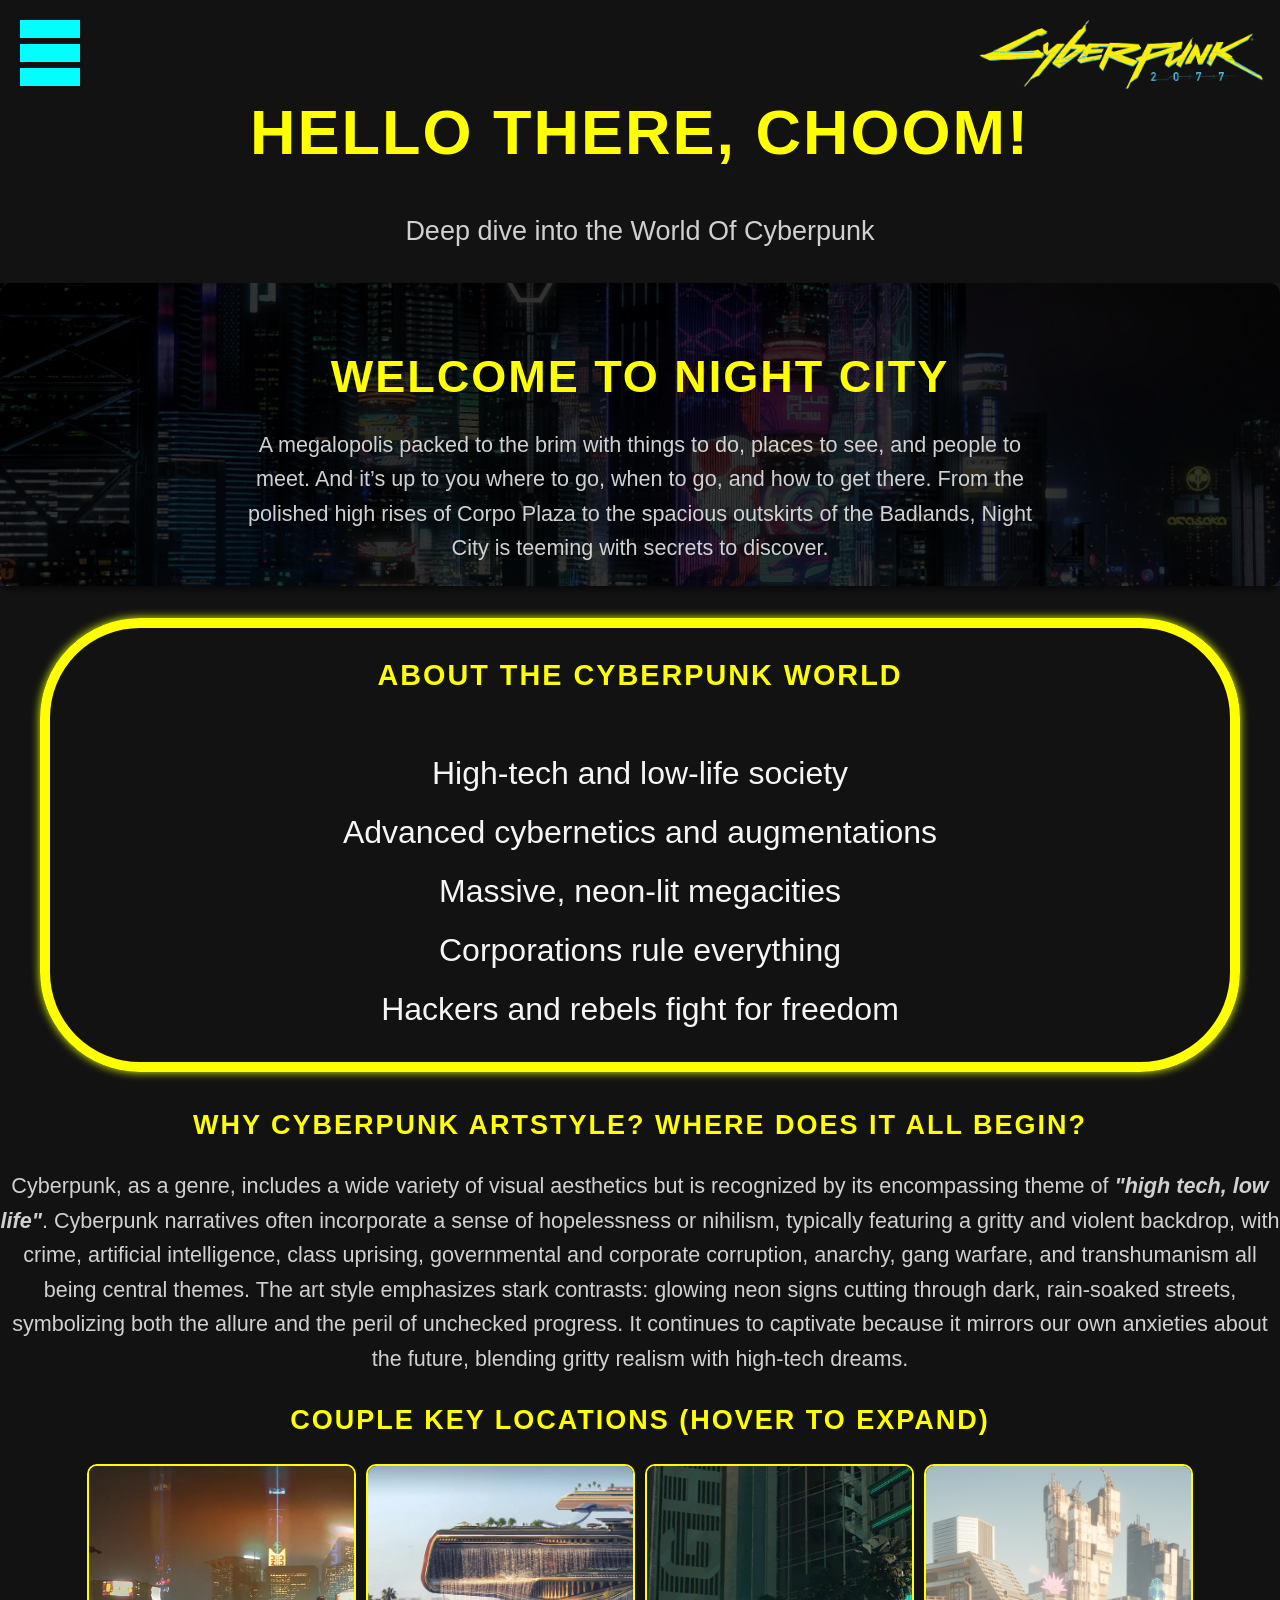
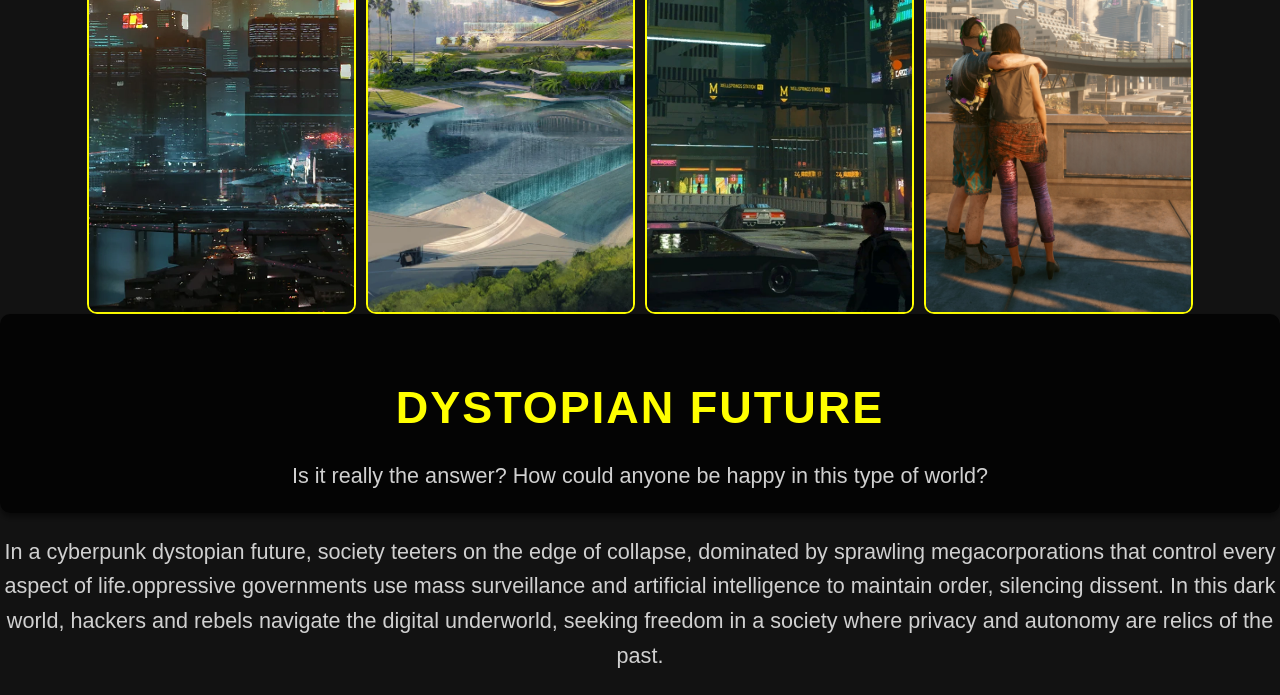
<file: index.html>
<!DOCTYPE html>
<html>

<head>
    <link rel="stylesheet" href="styles/index.css">
    <link rel="stylesheet" href="styles/header.css">
    <link rel="stylesheet" href="styles/global.css">
    <meta charset='utf-8'>
    <meta http-equiv='X-UA-Compatible' content='IE=edge'>
    <meta name="viewport" content="width=device-width, initial-scale=1">
    <title>World of Cyberpunk</title>
</head>

<body>
    <div class="website-header">
        <label class="hamburger-menu">
            <input type="checkbox" />
        </label>
        <a href="index.html">
            <img alt="logo" src="assets/img/logo.png" class="logo">
        </a>
        <nav class="navigation-drawer">
            <ul>
                <li class="item-current">
                    <a href="index.html">
                        Starting Page
                    </a>
                </li>
                <li class="item">
                    <a href="pages/history.html">
                        History
                    </a>
                </li>
                <li class="item">
                    <a href="pages/characters.html">
                        Characters
                    </a>
                </li>
                <li class="item">
                    <a href="pages/rules.html">
                        Rules
                    </a>
                </li>
            </ul>
        </nav>
    </div>


    <header class="fading-blur">
        <h1>Hello there, choom!</h1>
        <p>Deep dive into the World Of Cyberpunk</p>
    </header>

    <div class="fading-image-city1">
        <section class="overview">
            <h2>Welcome to Night City</h2>
            <p>A megalopolis packed to the brim with things to do, places to see, and people to meet. And it’s
                up to you
                where to go, when to go, and how to get there. From the polished high rises of Corpo Plaza to
                the
                spacious
                outskirts of the Badlands, Night City is teeming with secrets to discover.</p>
        </section>
    </div>

    <section class="info">
        <h2>About the Cyberpunk World</h2>
        <ul>
            <li>High-tech and low-life society</li>
            <li>Advanced cybernetics and augmentations</li>
            <li>Massive, neon-lit megacities</li>
            <li>Corporations rule everything</li>
            <li>Hackers and rebels fight for freedom</li>
        </ul>
    </section>


    <h2>
        Why Cyberpunk artstyle? Where does it all begin?
    </h2>

    <p> Cyberpunk, as a genre, includes a wide variety of visual aesthetics but is recognized by its
        encompassing
        theme of <b><i>"high tech, low life"</i></b>. Cyberpunk narratives often incorporate a sense of
        hopelessness
        or nihilism, typically featuring a gritty and violent backdrop, with crime, artificial intelligence,
        class
        uprising, governmental and corporate corruption, anarchy, gang warfare, and transhumanism all being
        central
        themes. The art style emphasizes stark contrasts: glowing neon signs
        cutting through dark, rain-soaked streets, symbolizing both the allure and the peril of unchecked
        progress. It
        continues to captivate because it mirrors our own anxieties about the future, blending gritty realism
        with
        high-tech
        dreams.</p>

    <h2>
        Couple Key Locations (Hover to expand)
    </h2>


    <div class="image-container">
        <img src="assets/img/city_center.jpg" alt="City Center">
        <img src="assets/img/westbrook.jpg" alt="Westbrook">
        <img src="assets/img/watson.jpg" alt="Watson">
        <img src="assets/img/pacifica.jpg" alt="Pacifica">
    </div>

    </div>

    <div class="fading-image-city2">
        <section class="overview">
            <h2>Dystopian Future</h2>
            <p>Is it really the answer? How could anyone be happy in this type of world?</p>
        </section>
    </div>

    <p>
        In a cyberpunk dystopian future, society teeters on the edge of collapse, dominated by sprawling
        megacorporations
        that control every aspect of life.oppressive governments use mass surveillance and artificial
        intelligence to
        maintain order, silencing dissent. In this dark world, hackers and rebels navigate the digital
        underworld,
        seeking
        freedom in a society where privacy and autonomy are relics of the past.
    </p>
</body>

</html>
</file>
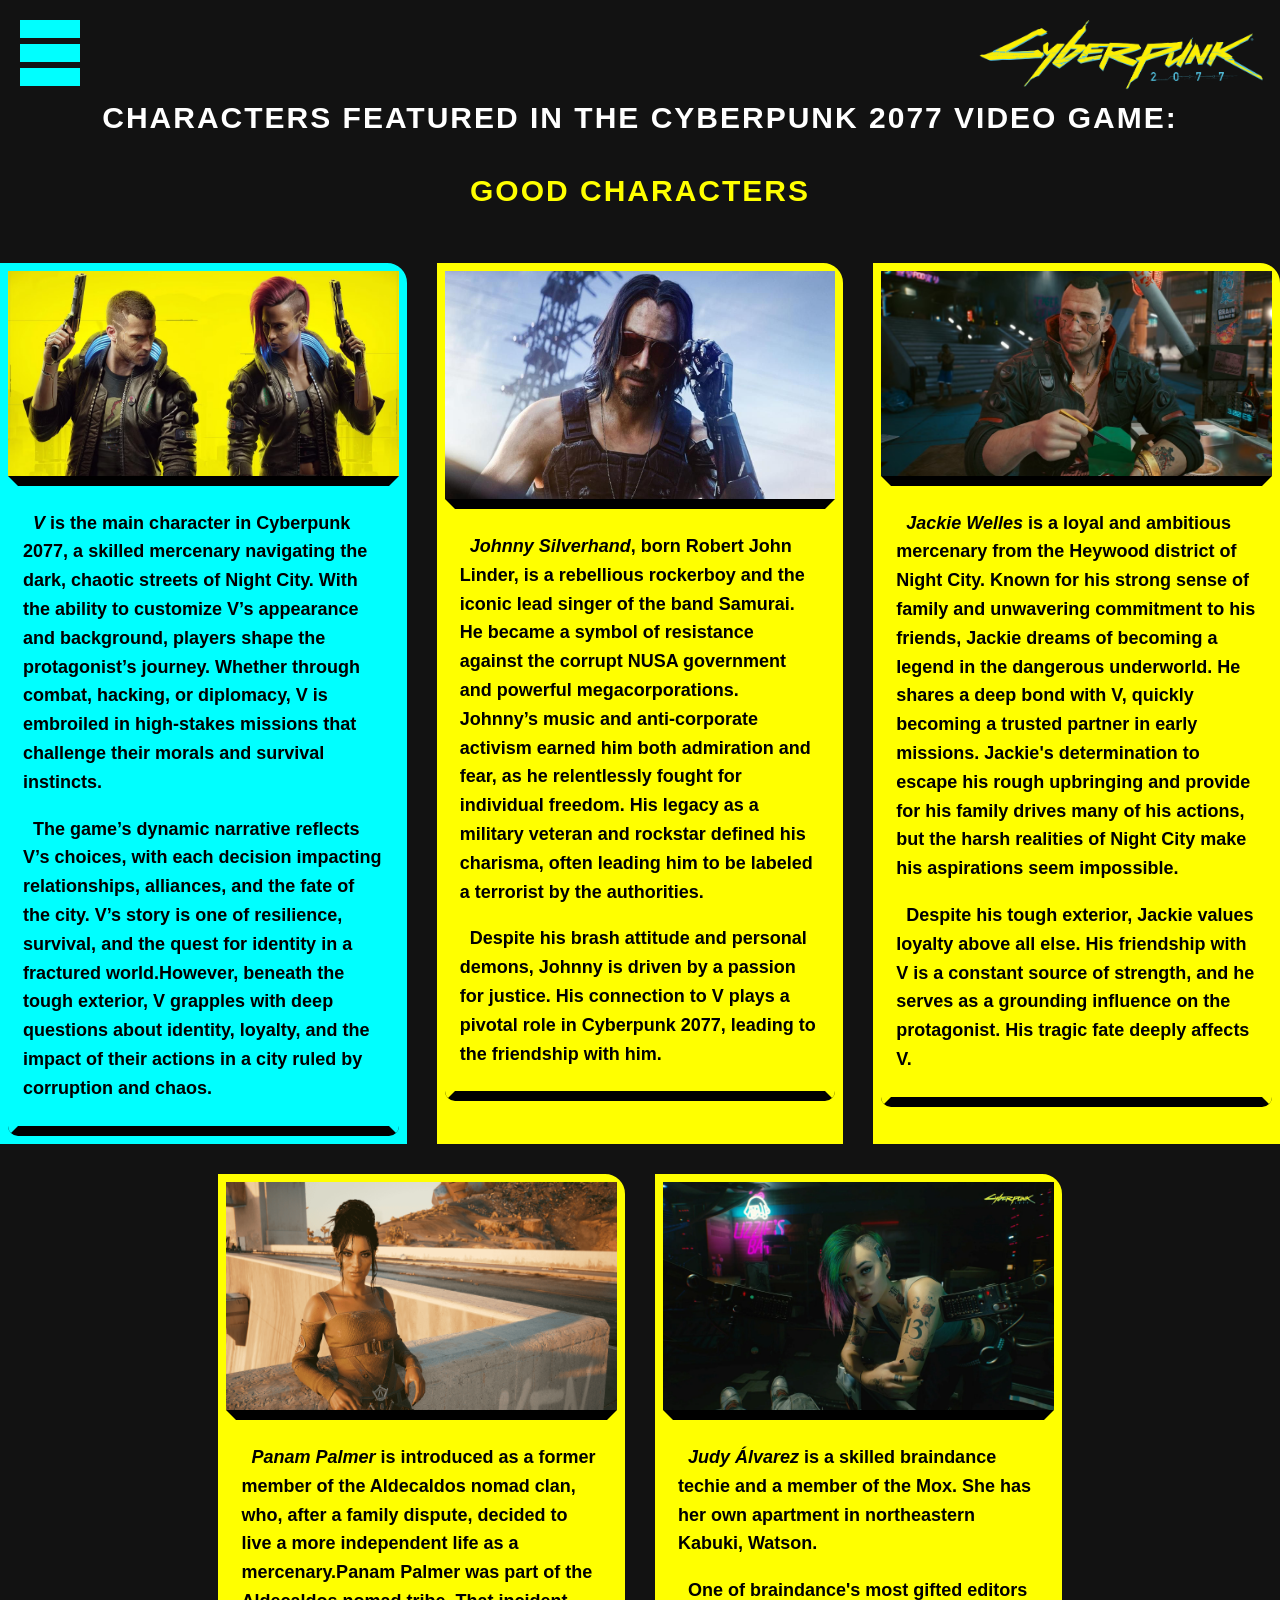
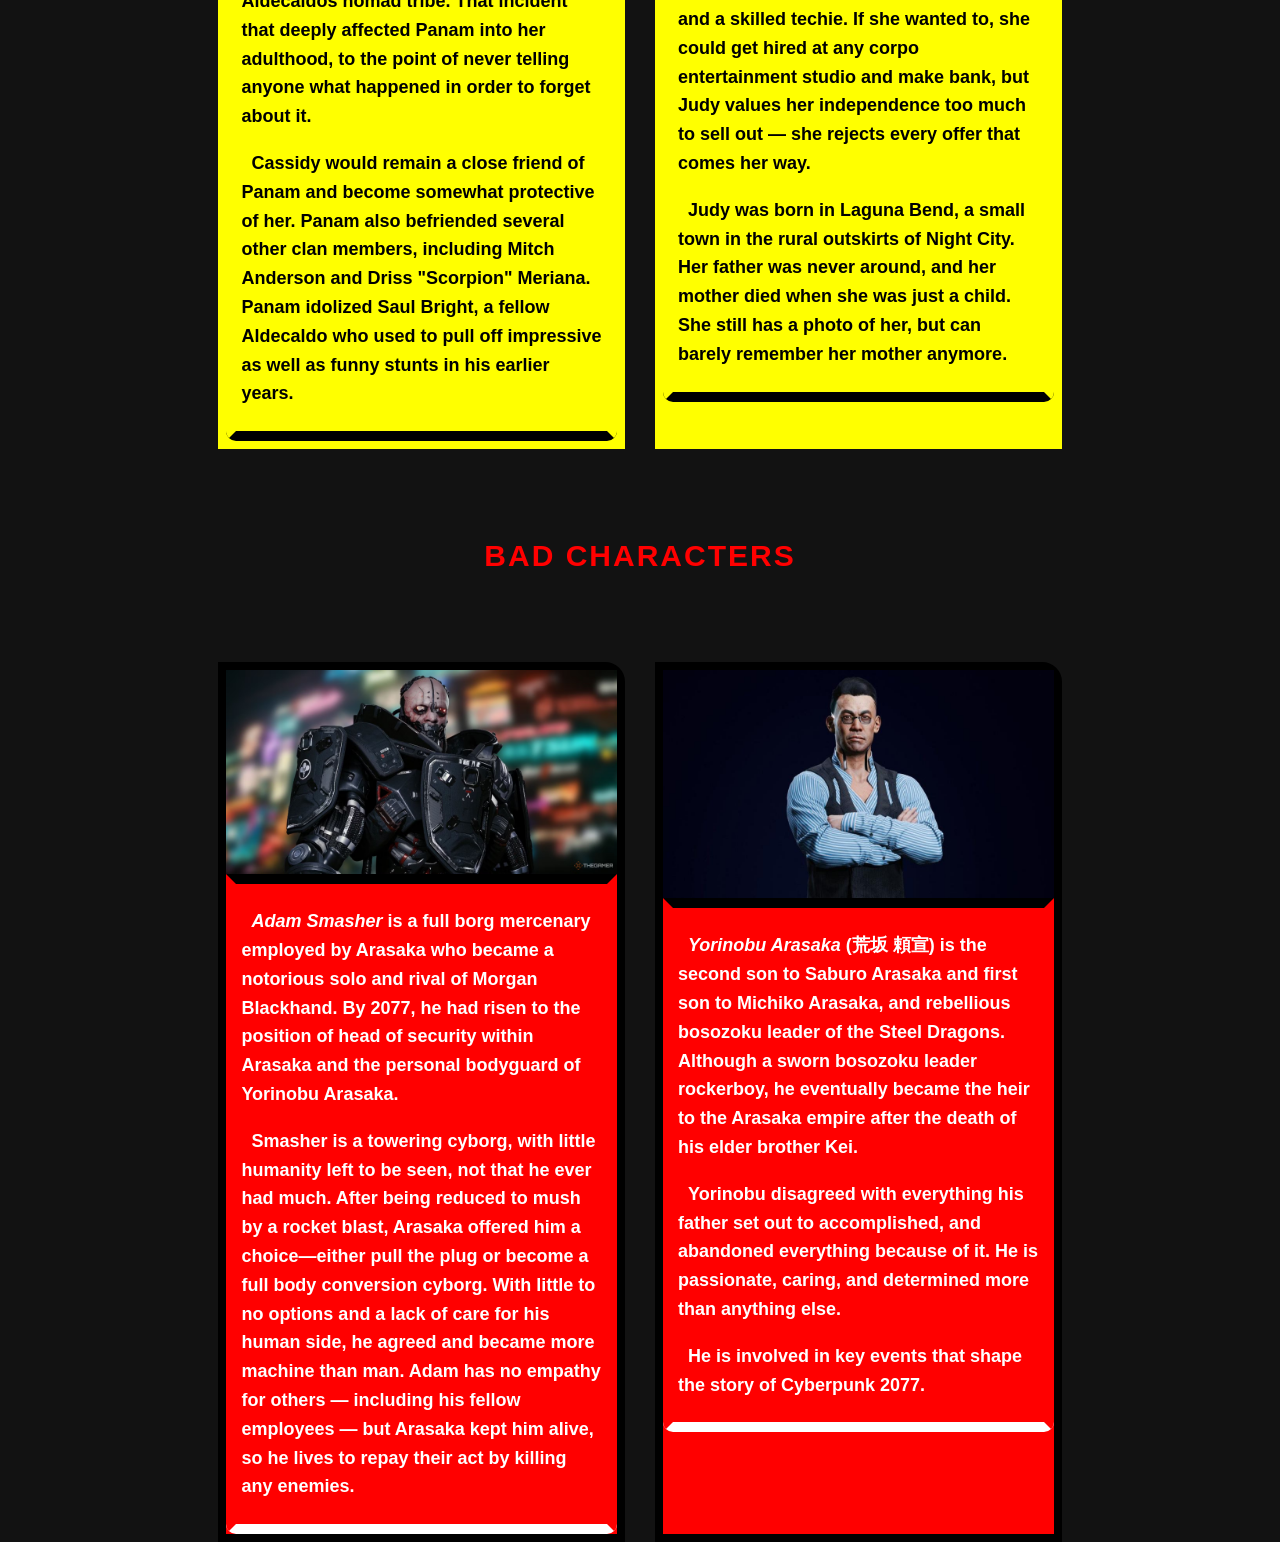
<file: pages/characters.html>
<!DOCTYPE html>
<html lang="en">

<head>
    <meta charset="UTF-8">
    <meta name="viewport" content="width=device-width, initial-scale=1.0">
    <link rel="stylesheet" href="../styles/header.css">
    <link rel="stylesheet" href="../styles/characters.css">
    <title>Notable people - Cyberpunk</title>
</head>

<body>
    <div class="website-header">
        <label class="hamburger-menu">
            <input type="checkbox" />
        </label>
        <a href="index.html">
            <img alt="logo" src="../assets/img/logo.png" class="logo">
        </a>
        <div class="navigation-drawer">
            <ul>
                <li class="item">
                    <a href="../index.html">
                        Starting Page
                    </a>
                </li>
                <li class="item">
                    <a href="history.html">
                        History
                    </a>
                </li>
                <li class="item-current">
                    <a href="characters.html">
                        Characters
                    </a>
                </li>
                <li class="item">
                    <a href="rules.html">
                        Rules
                    </a>
                </li>
            </ul>
        </div>
    </div>
    <br>
    <h2>
        <font color="white">
            Characters featured in the Cyberpunk 2077 Video Game:
        </font>
    </h2>
    <div class="good-characters">
        <div class="title">
            <h1>
                Good Characters
            </h1>
            <br>
        </div>
        <div class="images-container">
            <div class="image-container-1">
                <div class="image">
                    <img src="../assets/img/v_1.jpg" alt="V">
                </div>
                <div class="content">
                    <p>
                        <i>V </i> is the main character in Cyberpunk 2077, a skilled mercenary navigating the
                        dark, chaotic
                        streets
                        of Night City. With the ability to customize V’s appearance and background, players shape the
                        protagonist’s journey. Whether through combat, hacking, or diplomacy, V is embroiled in
                        high-stakes
                        missions that challenge their morals and survival instincts.
                    </p>
                    <p> The game’s dynamic narrative
                        reflects
                        V’s choices, with each decision impacting relationships, alliances, and the fate of the city.
                        V’s
                        story is one of resilience, survival, and the quest for identity in a fractured world.However,
                        beneath the tough exterior, V grapples with deep questions about identity, loyalty, and the
                        impact of their actions in a city ruled by corruption and chaos.
                    </p>

                </div>
            </div>

            <div class="image-container">
                <div class="image">
                    <img src="../assets/img/johnny_silverhand_1.png" alt="Silverhand">
                </div>
                <div class="content">
                    <p>
                        <i>Johnny Silverhand</i>, born Robert John Linder, is a rebellious rockerboy and the iconic lead
                        singer
                        of the band Samurai. He became a symbol of resistance against the corrupt NUSA government and
                        powerful megacorporations. Johnny’s music and anti-corporate activism earned him both admiration
                        and fear, as he relentlessly fought for individual freedom. His legacy as a military veteran and
                        rockstar defined his charisma, often leading him to be labeled a terrorist by the authorities.
                    </p>
                    <p>
                        Despite his brash attitude and personal demons, Johnny is driven by a passion for justice. His
                        connection to V plays a pivotal role in Cyberpunk 2077, leading to the friendship with him.
                    </p>
                </div>
            </div>


            <div class="image-container">
                <div class="image">
                    <img src="../assets/img/jackie_1.png" alt="Jackie">
                </div>
                <div class="content">
                    <p>
                        <i>Jackie Welles</i> is a loyal and ambitious mercenary from the Heywood district of Night City.
                        Known
                        for his strong sense of family and unwavering commitment to his friends, Jackie dreams of
                        becoming a legend in the dangerous underworld. He shares a deep bond with V, quickly becoming a
                        trusted partner in early missions. Jackie's determination to escape his rough upbringing and
                        provide for his family drives many of his actions, but the harsh realities of Night City make
                        his aspirations seem impossible.
                    </p>
                    <p>
                        Despite his tough exterior, Jackie values loyalty above all else. His friendship with V is a
                        constant source of strength, and he serves as a grounding influence on the protagonist. His
                        tragic fate deeply affects V.
                    </p>
                </div>
            </div>

            <div class="image-container">
                <div class="image">
                    <img src="../assets/img/panam_palmer_1.png" alt="Panam">
                </div>
                <div class="content">
                    <p>
                        <i>Panam Palmer</i> is introduced as a former member of the Aldecaldos nomad clan, who, after a
                        family
                        dispute, decided to live a more independent life as a mercenary.Panam Palmer was part of the
                        Aldecaldos nomad tribe. That incident
                        that
                        deeply affected Panam into her adulthood, to the point of never telling anyone what happened
                        in order to forget about it.
                    </p>

                    <p> Cassidy would remain a close friend of Panam and become somewhat
                        protective of her. Panam also befriended several other clan members, including Mitch
                        Anderson
                        and Driss "Scorpion" Meriana. Panam idolized Saul Bright, a fellow Aldecaldo who used to
                        pull
                        off impressive as well as funny stunts in his earlier years.
                    </p>
                </div>
            </div>

            <div class="image-container">
                <div class="image">
                    <img src="../assets/img/judy_1.png" alt="Judy">
                </div>
                <div class="content">
                    <p>
                        <i> Judy Álvarez</i> is a skilled braindance techie and a member of the Mox. She has her own
                        apartment
                        in northeastern Kabuki, Watson.
                    </p>
                    <p>
                        One of braindance's most gifted editors and a skilled techie. If she wanted to, she could
                        get hired at any corpo entertainment studio and make bank, but Judy values her independence
                        too much to sell out — she rejects every offer that comes her way.
                    </p>
                    <p>
                        Judy was born in Laguna Bend, a small town in the rural outskirts of Night City. Her father
                        was
                        never around, and her mother died when she was just a child. She still has a photo of her,
                        but
                        can
                        barely remember her mother anymore.
                    </p>
                </div>
            </div>
        </div>
    </div>

    <br> <br>

    <div class="bad-characters">
        <div class="title">
            <h2>
                Bad Characters
            </h2>
            <br> <br>
        </div>
        <div class="images-container">
            <div class="image-container">
                <div class="image">
                    <img src="../assets/img/adam_smasher.png" alt="Smasher">
                </div>
                <div class="content">
                    <p>
                        <i>Adam Smasher</i> is a full borg mercenary employed by Arasaka who became a notorious solo and
                        rival
                        of Morgan Blackhand. By 2077, he had risen to the position of head of security within Arasaka
                        and the personal bodyguard of Yorinobu Arasaka.
                    </p>
                    <p>
                        Smasher is a towering cyborg, with little humanity left to be seen, not that he ever had much.
                        After being reduced to mush by a rocket blast, Arasaka offered him a choice—either pull the plug
                        or become a full body conversion cyborg. With little to no options and a lack of care for his
                        human side, he agreed and became more machine than man. Adam has no empathy for others —
                        including his fellow employees — but Arasaka kept him alive, so he lives to repay their act by
                        killing any enemies.
                    </p>
                </div>
            </div>

            <div class="image-container">
                <div class="image">
                    <img src="../assets/img/yorinobu_arasaka.jpg" alt="yorinobu_arasaka">
                </div>
                <div class="content">
                    <p>
                        <i>Yorinobu Arasaka</i> (荒坂 頼宣) is the second son to Saburo Arasaka and first son to Michiko
                        Arasaka,
                        and rebellious bosozoku leader of the Steel Dragons. Although a sworn bosozoku leader rockerboy,
                        he eventually became the heir to the Arasaka empire after the death of his elder brother Kei.
                    </p>
                    <p>
                        Yorinobu disagreed with everything his father set out to accomplished, and abandoned everything
                        because of it. He is passionate, caring, and determined more than anything else.
                    </p>
                    <p>
                        He is involved in key events that shape the story of Cyberpunk 2077.
                    </p>
                </div>
            </div>
        </div>
    </div>
</body>

</html>
</file>
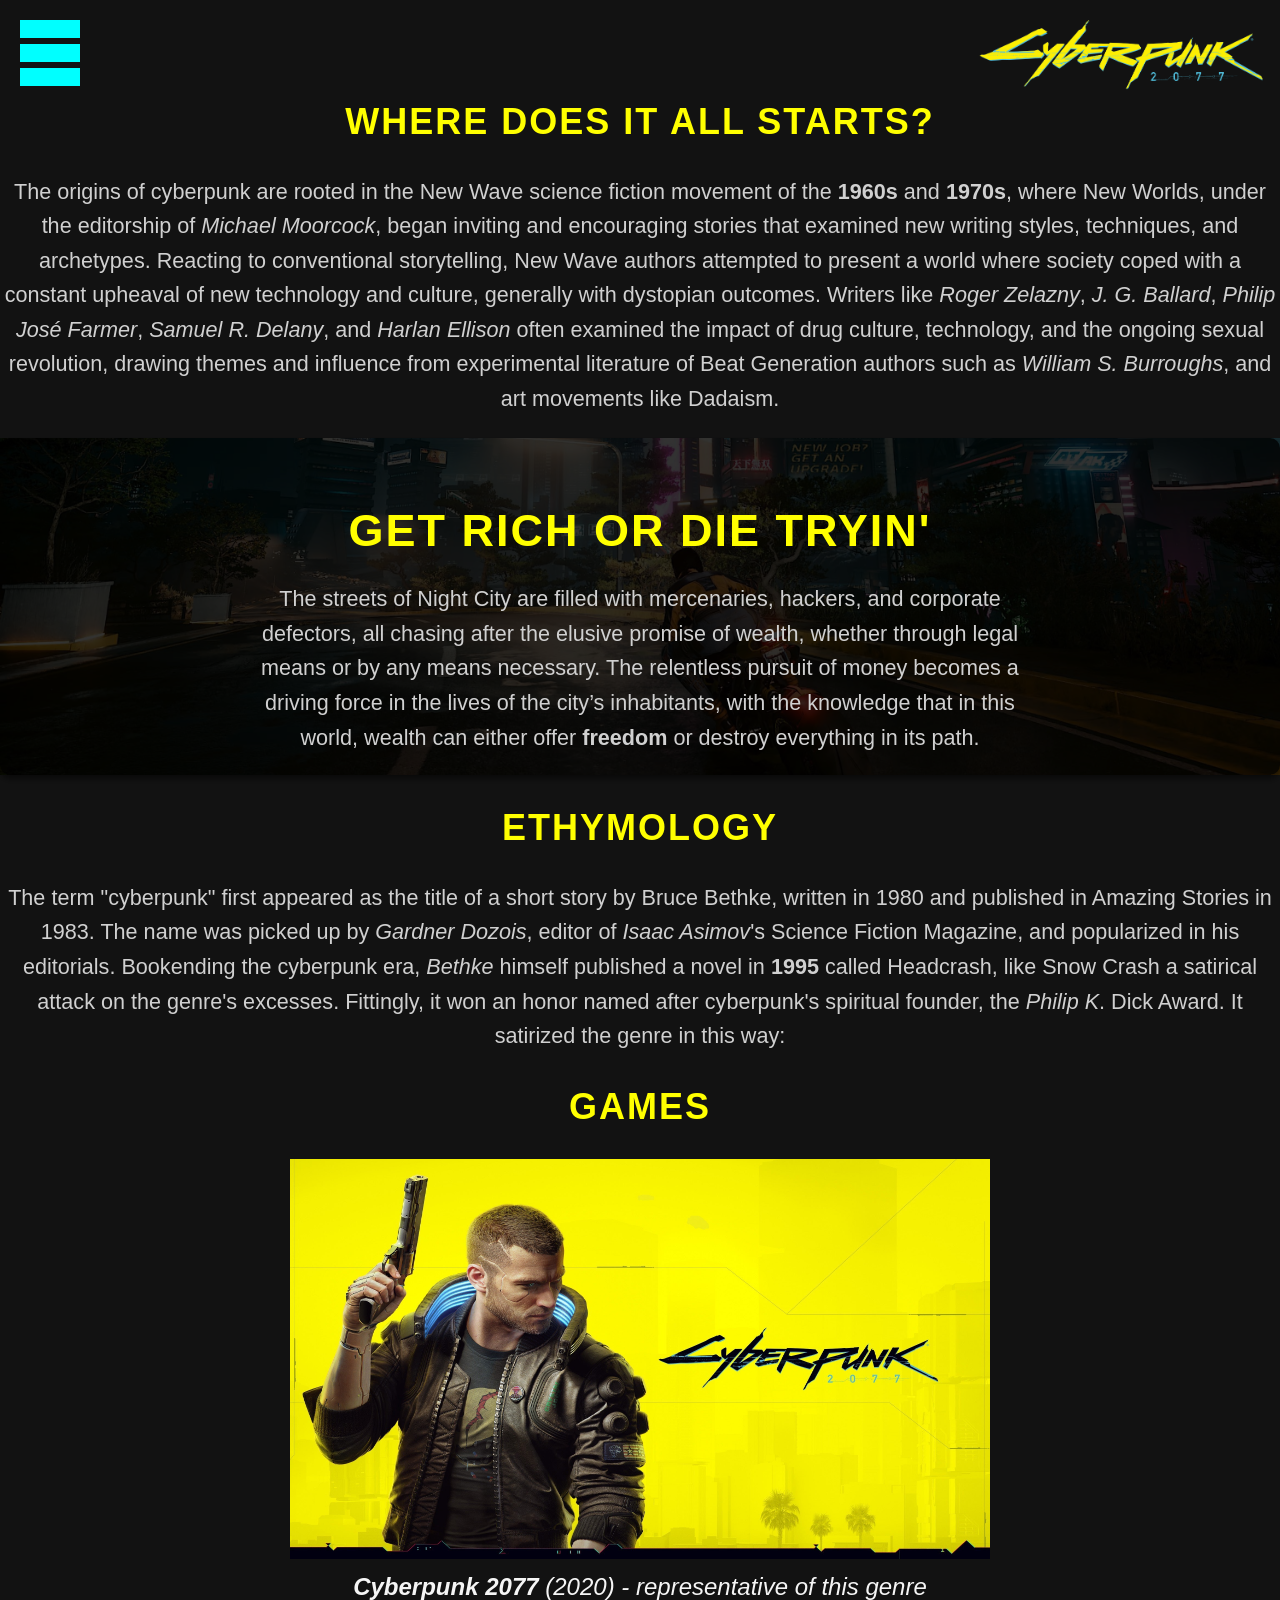
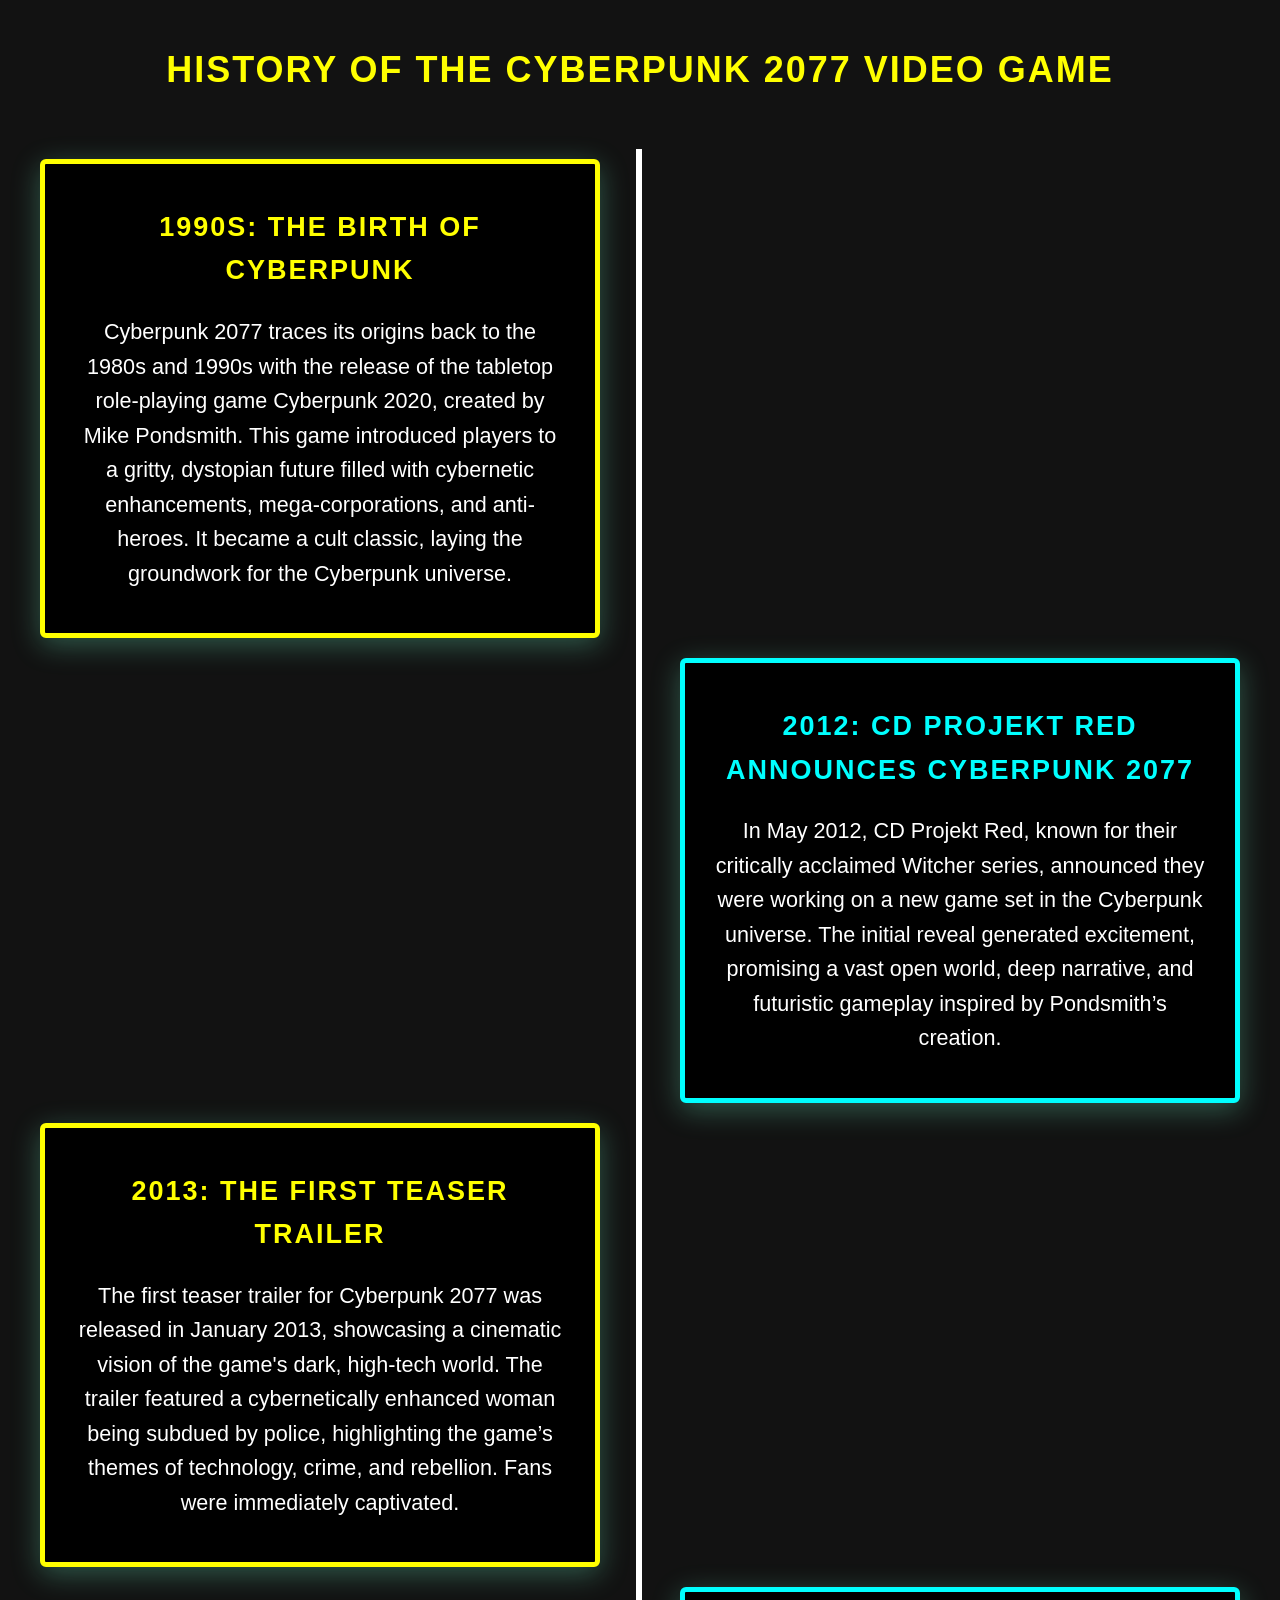
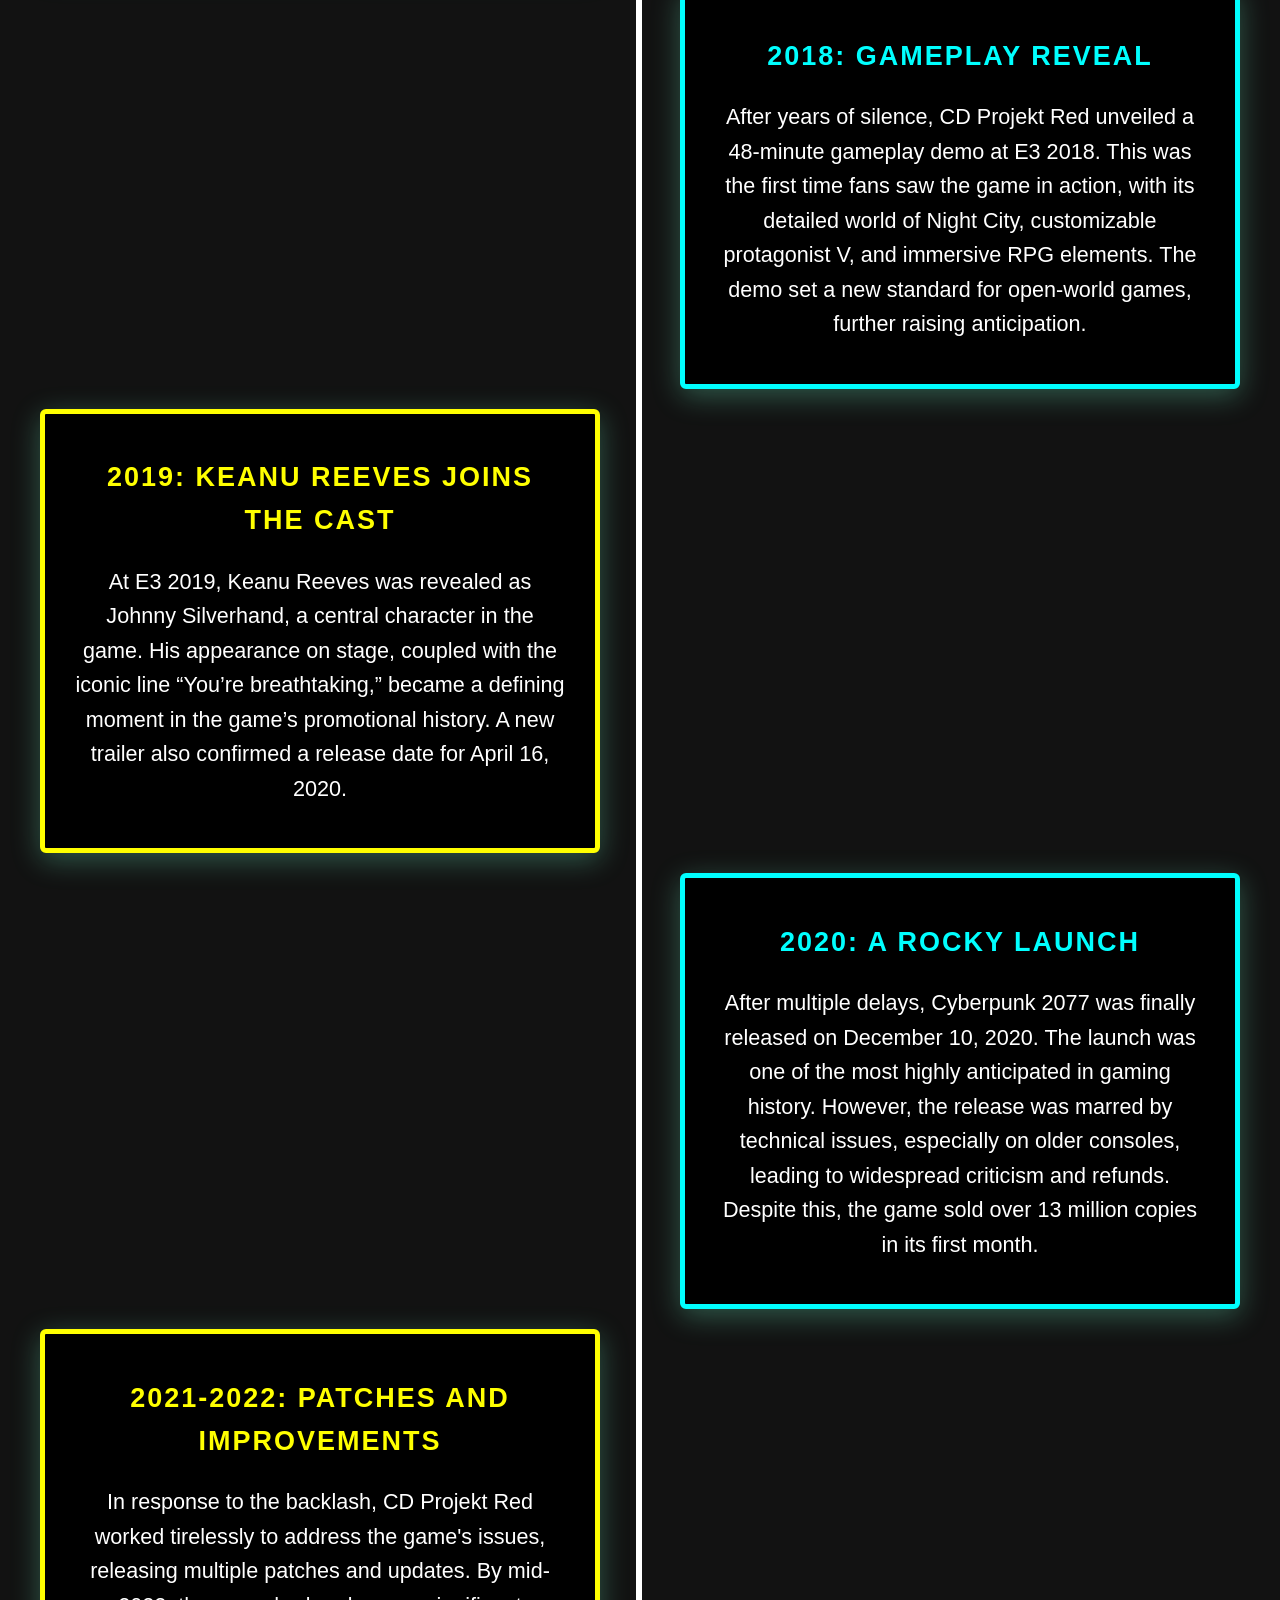
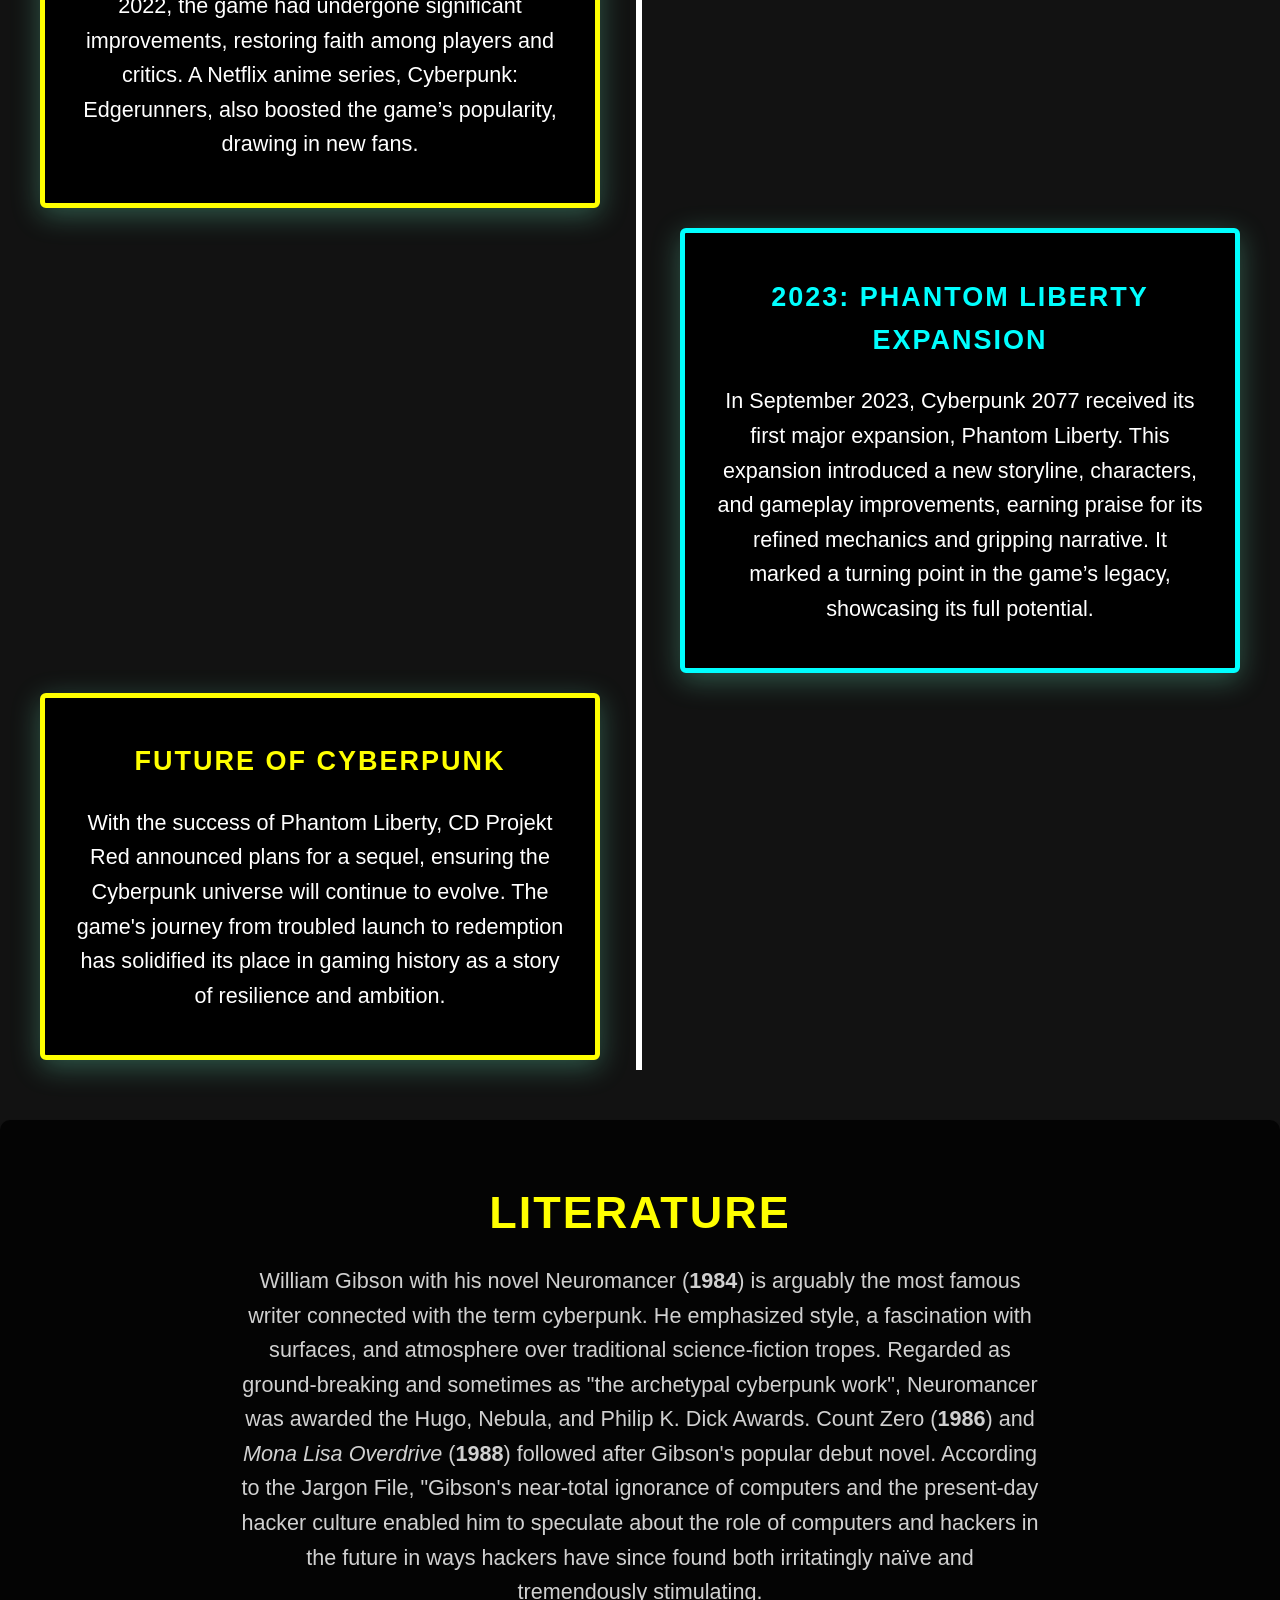
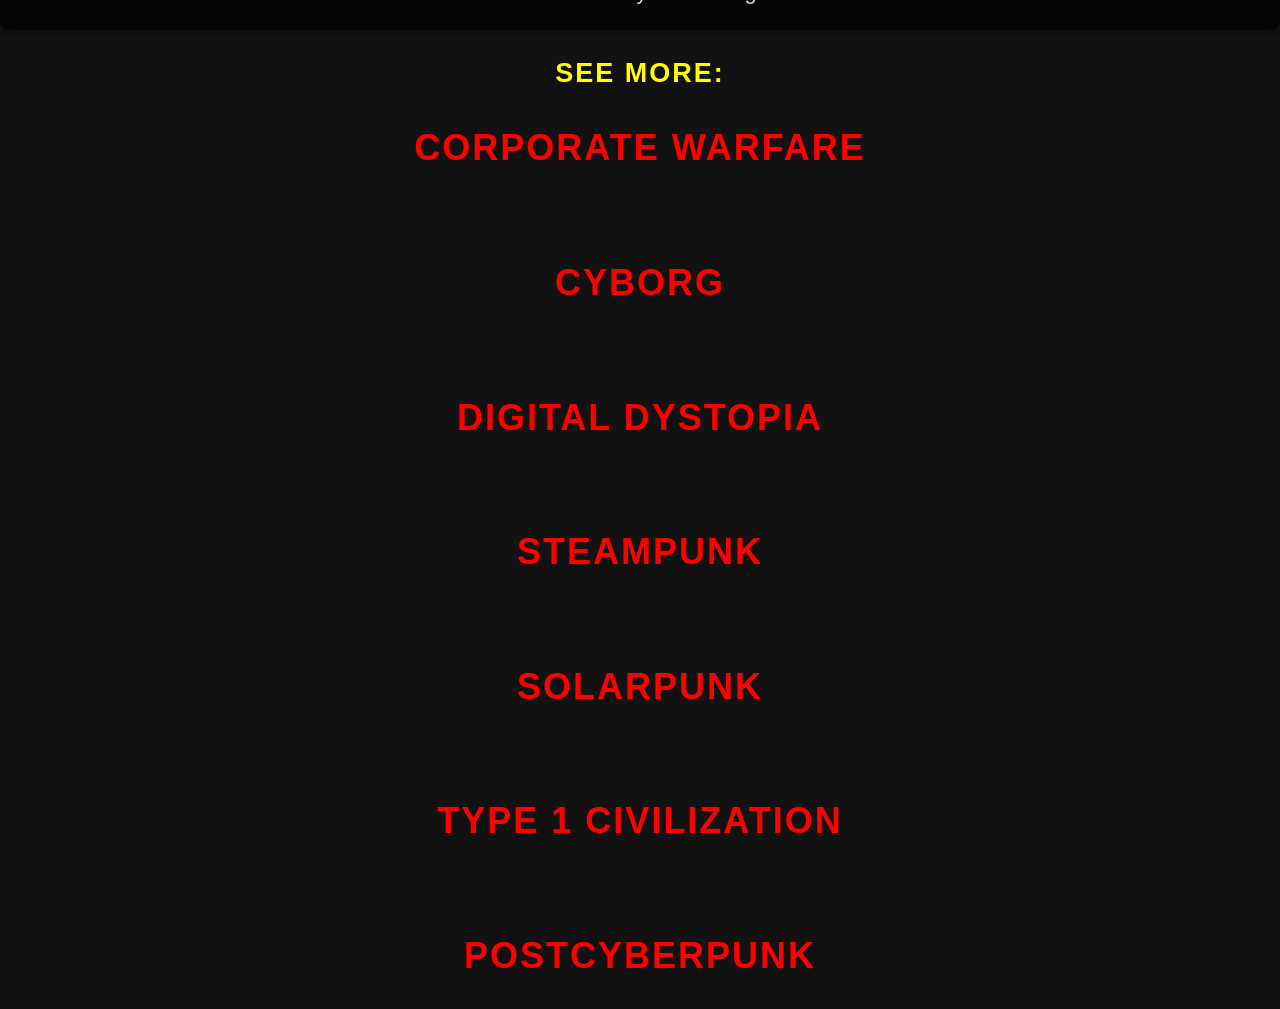
<file: pages/history.html>
<!DOCTYPE html>
<html lang="en">

<head>
    <link rel="stylesheet" href="../styles/history.css">
    <link rel="stylesheet" href="../styles/header.css">
    <link rel="stylesheet" href="../styles/global.css">

    <meta charset="UTF-8">
    <meta name="viewport" content="width=device-width, initial-scale=1.0">
    <title>History - Cyberpunk</title>
</head>

<body>
    <div class="website-header">
        <label class="hamburger-menu">
            <input type="checkbox" />
        </label>
        <a href="index.html">
            <img alt="logo" src="../assets/img/logo.png" class="logo">
        </a>
        <div class="navigation-drawer">
            <ul>
                <li class="item">
                    <a href="../index.html">
                        Starting Page
                    </a>
                </li>
                <li class="item-current">
                    <a href="history.html">
                        History
                    </a>
                </li>
                <li class="item">
                    <a href="characters.html">
                        Characters
                    </a>
                </li>
                <li class="item">
                    <a href="rules.html">
                        Rules
                    </a>
                </li>
            </ul>
        </div>
    </div>

    <br>
    <h1>
        Where does it all starts?
    </h1>
    <p>
        The origins of cyberpunk are rooted in the New Wave science fiction
        movement of the
        <strong>1960s</strong> and <strong>1970s</strong>, where New Worlds, under the editorship of <em>Michael
            Moorcock</em>, began inviting
        and encouraging
        stories that examined new writing styles, techniques, and archetypes. Reacting to conventional
        storytelling,
        New Wave authors attempted to present a world where society coped with a constant upheaval of new
        technology
        and culture, generally with dystopian outcomes. Writers like <em>Roger Zelazny</em>, <em>J. G.
            Ballard</em>,
        <em>Philip José
            Farmer</em>, <em>Samuel R. Delany</em>, and <em>Harlan Ellison</em> often examined the impact of
        drug
        culture,
        technology,
        and the
        ongoing sexual revolution, drawing themes and influence from experimental literature of Beat Generation
        authors such as <em>William S. Burroughs</em>, and art movements like Dadaism.
    </p>

    <div class="fading-image-city3">
        <section class="overview">
            <h2>Get Rich or die tryin'</h2>
            <p>The streets of Night City are filled with mercenaries, hackers, and corporate defectors, all chasing
                after
                the elusive promise of wealth, whether through legal means or by any means necessary. The relentless
                pursuit of money becomes a driving force in the lives of the city’s inhabitants, with the
                knowledge that in this world, wealth can either offer <b>freedom</b> or destroy everything in its path.
            </p>
        </section>
    </div>

    <h1>
        Ethymology
    </h1>
    <p>
        The term "cyberpunk" first appeared as the title of a short story by Bruce Bethke, written in 1980 and
        published in Amazing Stories in 1983. The name was picked up by <em>Gardner Dozois</em>, editor of <em>Isaac
            Asimov</em>'s Science Fiction Magazine, and popularized in his editorials. Bookending the cyberpunk era,
        <em>Bethke</em>
        himself published a novel in <strong>1995</strong> called Headcrash, like Snow Crash a satirical attack
        on
        the genre's
        excesses. Fittingly, it won an honor named after cyberpunk's spiritual founder, the <em>Philip K</em>. Dick
        Award. It
        satirized the genre in this way:
    </p>

    <h1>
        Games
    </h1>

    <center>
        <div class="image">
            <img src="../assets/img/cp_wallpaper.jpg" alt="cp wallpaper" width="40%" height="500"> <br>
            <font face="century gothic" size="5"><i> <b>Cyberpunk 2077</b> (2020) - representative of this genre
                </i>
            </font>
        </div>
    </center>

    <br> <br>

    <h1>
        History of the Cyberpunk 2077 Video Game
    </h1>
    <div class="timeline">
        <div class="timeline-box">
            <div class="timeline-content">
                <h2 class="title">
                    1990s: The Birth of Cyberpunk
                </h2>
                <p>
                    Cyberpunk 2077 traces its origins back to the 1980s and 1990s with the release of the tabletop
                    role-playing game Cyberpunk 2020, created by Mike Pondsmith. This game introduced players to a
                    gritty, dystopian future filled with cybernetic enhancements, mega-corporations, and
                    anti-heroes. It
                    became a cult classic, laying the groundwork for the Cyberpunk universe.
                </p>
            </div>
        </div>
        <div class="timeline-box">
            <div class="timeline-content">
                <h2 class="title">
                    2012: CD Projekt Red Announces Cyberpunk 2077
                </h2>
                <p>
                    In May 2012, CD Projekt Red, known for their critically acclaimed Witcher series, announced they
                    were working on a new game set in the Cyberpunk universe. The initial reveal generated
                    excitement,
                    promising a vast open world, deep narrative, and futuristic gameplay inspired by Pondsmith’s
                    creation.
                </p>
            </div>
        </div>
        <div class="timeline-box">
            <div class="timeline-content">
                <h2 class="title">
                    2013: The First Teaser Trailer
                </h2>
                <p>
                    The first teaser trailer for Cyberpunk 2077 was released in January 2013, showcasing a cinematic
                    vision of the game's dark, high-tech world. The trailer featured a cybernetically enhanced woman
                    being subdued by police, highlighting the game’s themes of technology, crime, and rebellion.
                    Fans
                    were immediately captivated.
                </p>
            </div>
        </div>
        <div class="timeline-box">
            <div class="timeline-content">
                <h2 class="title">
                    2018: Gameplay Reveal
                </h2>
                <p>
                    After years of silence, CD Projekt Red unveiled a 48-minute gameplay demo at E3 2018. This was
                    the
                    first time fans saw the game in action, with its detailed world of Night City, customizable
                    protagonist V, and immersive RPG elements. The demo set a new standard for open-world games,
                    further
                    raising anticipation.
                </p>
            </div>
        </div>
        <div class="timeline-box">
            <div class="timeline-content">
                <h2 class="title">
                    2019: Keanu Reeves Joins the Cast
                </h2>
                <p>
                    At E3 2019, Keanu Reeves was revealed as Johnny Silverhand, a central character in the game. His
                    appearance on stage, coupled with the iconic line “You’re breathtaking,” became a defining
                    moment in
                    the game’s promotional history. A new trailer also confirmed a release date for April 16, 2020.
                </p>
            </div>
        </div>
        <div class="timeline-box">
            <div class="timeline-content">
                <h2 class="title">
                    2020: A Rocky Launch
                </h2>
                <p>
                    After multiple delays, Cyberpunk 2077 was finally released on December 10, 2020. The launch was
                    one
                    of the most highly anticipated in gaming history. However, the release was marred by technical
                    issues, especially on older consoles, leading to widespread criticism and refunds. Despite this,
                    the
                    game sold over 13 million copies in its first month.
                </p>
            </div>
        </div>
        <div class="timeline-box">
            <div class="timeline-content">
                <h2 class="title">
                    2021-2022: Patches and Improvements
                </h2>
                <p>
                    In response to the backlash, CD Projekt Red worked tirelessly to address the game's issues,
                    releasing multiple patches and updates. By mid-2022, the game had undergone significant
                    improvements, restoring faith among players and critics. A Netflix anime series, Cyberpunk:
                    Edgerunners, also boosted the game’s popularity, drawing in new fans.
                </p>
            </div>
        </div>
        <div class="timeline-box">
            <div class="timeline-content">
                <h2 class="title">
                    2023: Phantom Liberty Expansion
                </h2>
                <p>
                    In September 2023, Cyberpunk 2077 received its first major expansion, Phantom Liberty. This
                    expansion introduced a new storyline, characters, and gameplay improvements, earning praise for
                    its
                    refined mechanics and gripping narrative. It marked a turning point in the game’s legacy,
                    showcasing
                    its full potential.
                </p>
            </div>
        </div>
        <div class="timeline-box">
            <div class="timeline-content">
                <h2 class="title">
                    Future of Cyberpunk
                </h2>
                <p>
                    With the success of Phantom Liberty, CD Projekt Red announced plans for a sequel, ensuring the
                    Cyberpunk universe will continue to evolve. The game's journey from troubled launch to
                    redemption
                    has solidified its place in gaming history as a story of resilience and ambition.
                </p>
            </div>
        </div>
    </div>

    <p>
    <ul>
        <li>
            <div class="fading-image-girl">
                <div class="overview">
                    <h2>Literature</h2>
                    <p>
                        William Gibson with his novel Neuromancer (<strong>1984</strong>) is arguably the most famous
                        writer
                        connected with
                        the
                        term cyberpunk. He emphasized style, a fascination with surfaces, and atmosphere over
                        traditional
                        science-fiction tropes. Regarded as ground-breaking and sometimes as "the archetypal cyberpunk
                        work",
                        Neuromancer was awarded the Hugo, Nebula, and Philip K. Dick Awards. Count Zero
                        (<strong>1986</strong>) and <em>Mona Lisa
                            Overdrive</em> (<strong>1988</strong>) followed after Gibson's popular debut novel.
                        According to
                        the Jargon File,
                        "Gibson's
                        near-total ignorance of computers and the present-day hacker culture enabled him to speculate
                        about
                        the
                        role of computers and hackers in the future in ways hackers have since found both irritatingly
                        naïve
                        and
                        tremendously stimulating.
                    </p>
                </div>
            </div>
        </li>
    </ul>
    </p>

    <h2>
        <font face="century gothic" color="yellow"> See more: </font>
    </h2>
    <p>
    <ul>
        <li>
            <a href="https://en.wikipedia.org/wiki/Corporate_warfare">
                <h1 class="see-more">
                    Corporate warfare
                </h1>
            </a>
        </li>
        <br>
        <li>
            <a href="https://en.wikipedia.org/wiki/Cyborg">
                <h1 class="see-more">
                    Cyborg
                </h1>
            </a>
        </li>
        <br>
        <li>
            <a href="https://en.wikipedia.org/wiki/Digital_dystopia">
                <h1 class="see-more">
                    Digital dystopia
                </h1>
            </a>
        </li>
        <br>
        <li>
            <a href="https://en.wikipedia.org/wiki/Steampunk">
                <h1 class="see-more">
                    Steampunk
                </h1>
            </a>
        </li>
        <br>
        <li>
            <a href="https://en.wikipedia.org/wiki/Solarpunk">
                <h1 class="see-more">
                    Solarpunk
                </h1>
            </a>
        </li>
        <br>
        <li>
            <a href="https://en.wikipedia.org/wiki/Planetary_civilization">
                <h1 class="see-more">
                    Type 1 civilization
                </h1>
            </a>
        </li>
        <br>
        <li>
            <a href="https://en.wikipedia.org/wiki/Cyberpunk_derivatives">
                <h1 class="see-more">
                    Postcyberpunk
                </h1>
            </a>
        </li>
    </ul>
    </p>

</body>

</html>
</file>
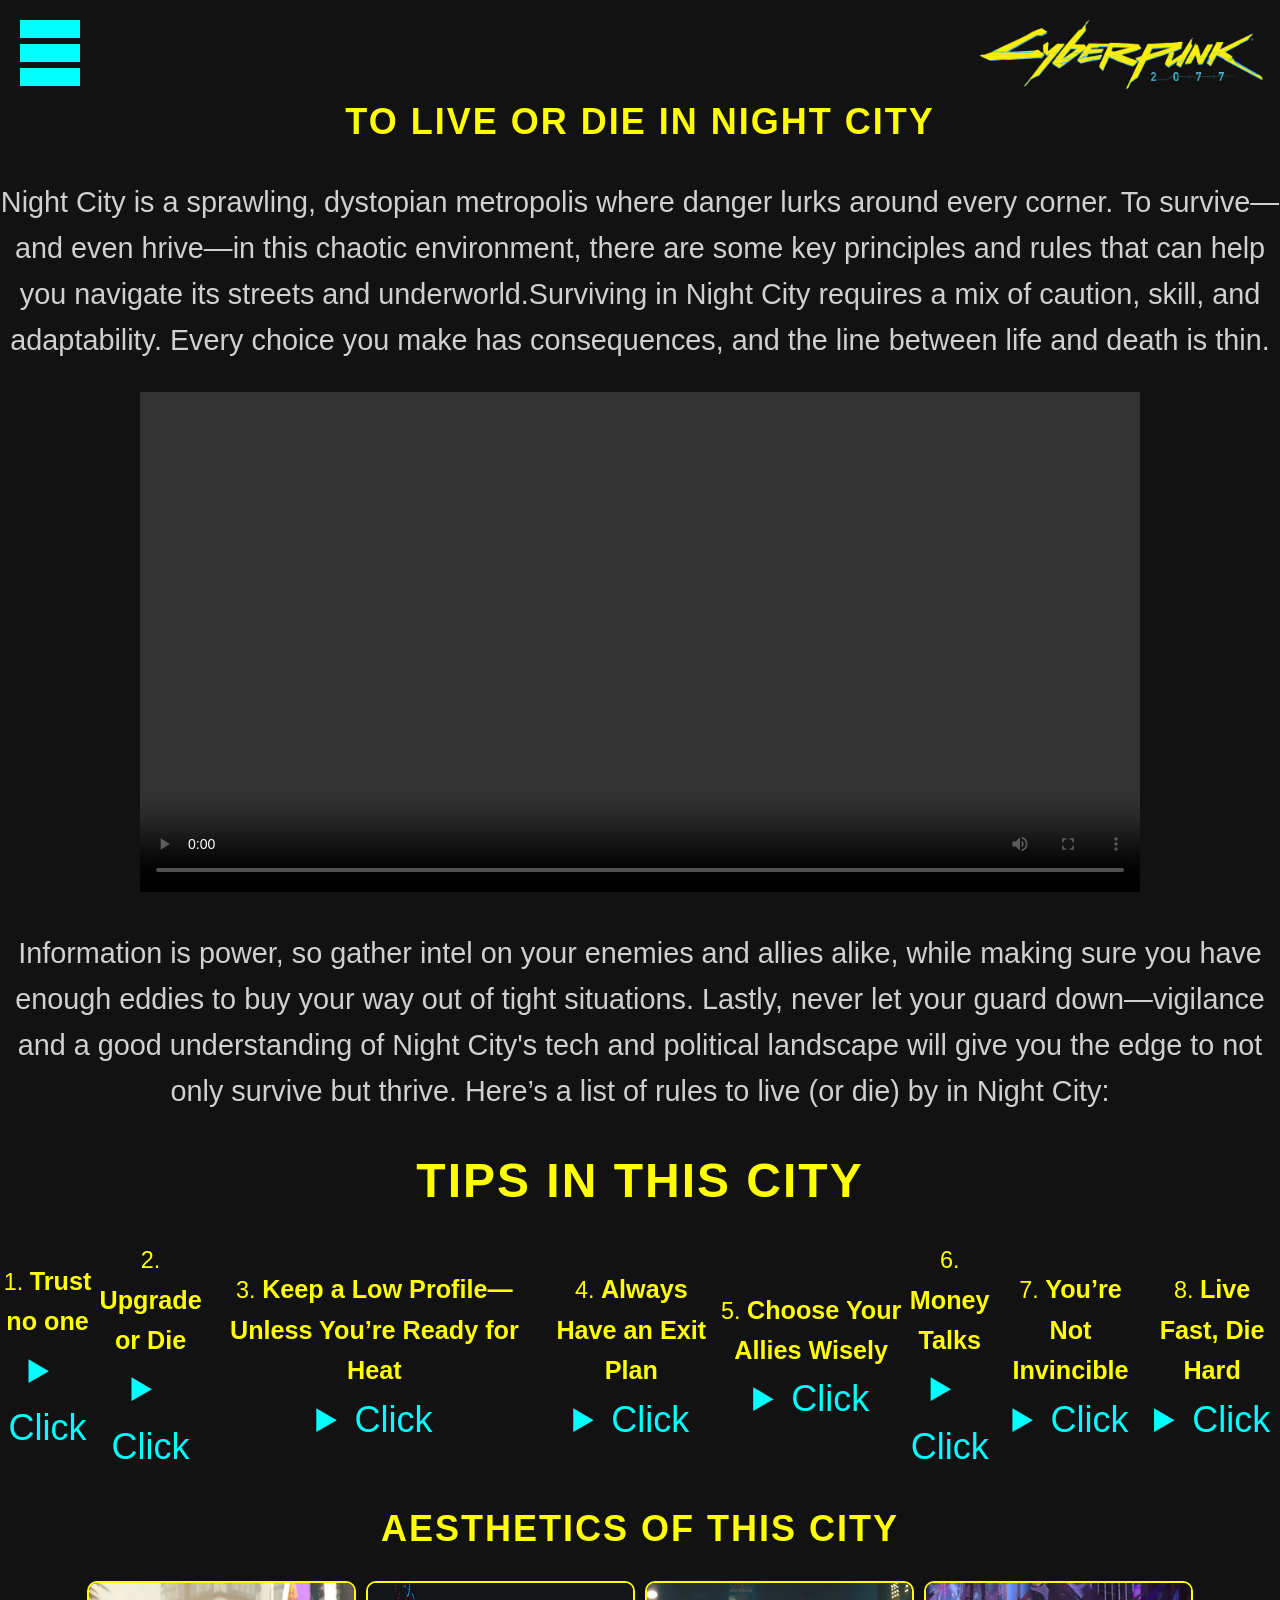
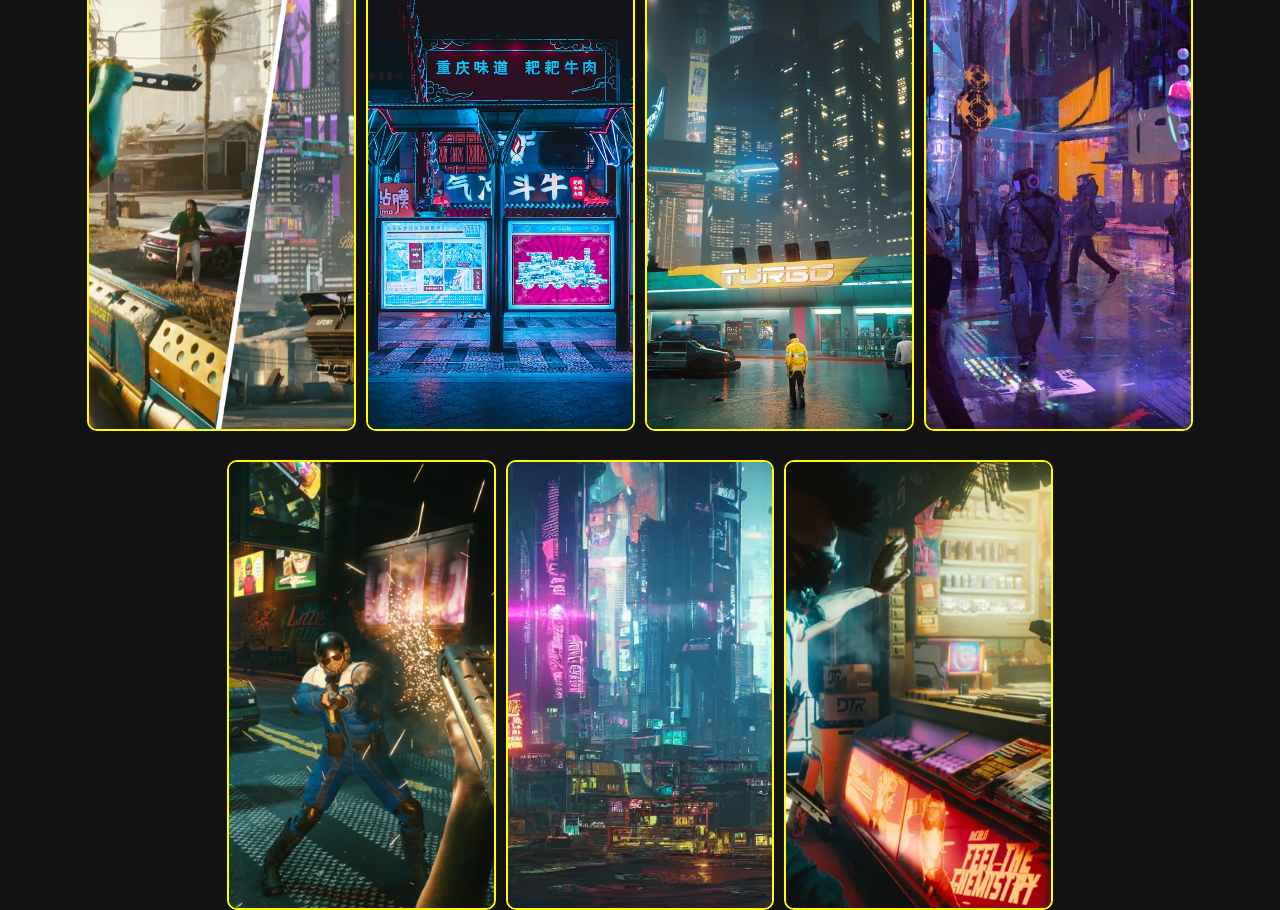
<file: pages/rules.html>
<!DOCTYPE html>
<html lang="en">

<head>
    <meta charset="UTF-8">
    <meta name="viewport" content="width=device-width, initial-scale=1.0">
    <link rel="stylesheet" href="../styles/header.css">
    <link rel="stylesheet" href="../styles/rules.css">
    <link rel="stylesheet" href="../styles/global.css">
    <title>Rules - Cyberpunk</title>
</head>

<body>
    <div class="website-header">
        <label class="hamburger-menu">
            <input type="checkbox" />
        </label>
        <a href="index.html">
            <img alt="logo" src="../assets/img/logo.png" class="logo">
        </a>
        <div class="navigation-drawer">
            <ul>
                <li class="item">
                    <a href="../index.html">
                        Starting Page
                    </a>
                </li>
                <li class="item">
                    <a href="history.html">
                        History
                    </a>
                </li>
                <li class="item">
                    <a href="characters.html">
                        Characters
                    </a>
                </li>
                <li class="item-current">
                    <a href="rules.html">
                        Rules
                    </a>
                </li>
            </ul>
        </div>
    </div>

    <br>
    <h1>
        <u>To Live or Die in Night City</u>
    </h1>

    <p>
        Night City is a sprawling, dystopian metropolis where danger lurks around every corner. To survive—and
        even
        hrive—in this chaotic environment, there are some key principles and rules that can help you navigate
        its
        streets and underworld.Surviving in Night City requires a mix of caution, skill, and adaptability. Every
        choice you make has
        consequences, and the line between life and death is thin.
    </p>

    <center>
        <video width="1000" controls>
            <source src="../assets/videos/dinner_fullhd.mp4" type="video/mp4">
        </video>
    </center>

    <p>
        Information is power, so gather intel on your
        enemies and allies alike, while making sure you have enough eddies to buy your way out of tight situations.
        Lastly, never let your guard down—vigilance and a good understanding of Night City's tech and political
        landscape will give you the edge to not only survive but thrive. Here’s a list of rules to live (or die) by
        in Night City:
    </p>


    <h2>
        <font size="10px"> Tips in this City</font>
    </h2>
    <ol>
        <li>
            <b>
                Trust no one
            </b> <br>
            <details>
                <summary>
                    Click
                </summary>
                <div class="details-content">
                    Night City is full of betrayal. From fixers to mercs, anyone can stab you in the back for
                    eddies.
                    Always
                    be skeptical of motives, even from so-called "friends."
                </div>
            </details>
        </li>
        <br>
        <li>
            <b>
                Upgrade or Die
            </b> <br>
            <details>
                <summary>
                    Click
                </summary>
                <div class="details-content">
                    Cyberware isn't just a luxury; it's essential for survival. Whether it's neural
                    enhancements,
                    reinforced
                    limbs, or weapons, make sure you're always upgrading your body with the best tech.
                </div>
            </details>
        </li>
        <br>
        <li>
            <b>
                Keep a Low Profile—Unless You’re Ready for Heat
            </b> <br>
            <details>
                <summary>
                    Click
                </summary>
                <div class="details-content">
                    You can go loud or quiet, but in Night City, drawing too much attention brings the police or
                    powerful
                    enemies. Sometimes it’s better to stay in the shadows than pick a fight you can’t win.
                </div>
            </details>
        </li>
        <br>
        <li>
            <b>
                Always Have an Exit Plan
            </b> <br>
            <details>
                <summary>
                    Click
                </summary>
                <div class="details-content">
                    No matter how smooth a gig is going, things can go sideways fast. Always know how to get
                    out—whether
                    it’s through a hidden route or a backup plan for reinforcements.
                </div>
            </details>
        </li>
        <br>
        <li>
            <b>
                Choose Your Allies Wisely
            </b> <br>
            <details>
                <summary>
                    Click
                </summary>
                <div class="details-content">
                    Gangs, fixers, corpos, and nomads all have their own agendas. Aligning with one group might
                    protect
                    you,
                    but it will also make you enemies elsewhere. Choose carefully who you work with.
                </div>
            </details>
        </li>
        <br>
        <li>
            <b>
                Money Talks
            </b> <br>
            <details>
                <summary>
                    Click
                </summary>
                <div class="details-content">
                    Eddies (the in-game currency) are power. Whether you're bribing a guard, upgrading
                    cyberware, or
                    paying
                    for information, having money can open doors or save your life in a pinch.
                </div>
            </details>
        </li>
        <br>
        <li>
            <b>
                You’re Not Invincible
            </b> <br>
            <details>
                <summary>
                    Click
                </summary>
                <div class="details-content">
                    No matter how powerful or well-equipped you are, there’s always someone bigger, stronger, or
                    more
                    connected. Stay humble, pick your battles, and avoid unnecessary risks.
                </div>
            </details>
        </li>
        <br>
        <li>
            <b>
                Live Fast, Die Hard
            </b> <br>
            <details>
                <summary>
                    Click
                </summary>
                <div class="details-content">

                    Life expectancy is short in Night City. If you want to go out with a bang, live
                    unapologetically and
                    take risks—but remember, the bigger the risk, the bigger the fallout.
                </div>
            </details>
        </li>
        <br>
    </ol>

    <h1>
        Aesthetics of this city
    </h1>

    <div class="image-container">
        <img src="../assets/img/slideshow1.jpg" alt="City Center">
        <img src="../assets/img/slideshow2.jpg" alt="Westbrook">
        <img src="../assets/img/slideshow3.jpg" alt="Watson">
        <img src="../assets/img/slideshow4.jpg" alt="Pacifica">
    </div>
    <br>
    <div class="image-container">
        <img src="../assets/img/slideshow5.jpg" alt="City Center">
        <img src="../assets/img/slideshow6.jpg" alt="Westbrook">
        <img src="../assets/img/slideshow7.jpg" alt="Watson">

    </div>
</body>

</html>
</file>
<file: styles/index.css>
* {
    /*margin: 0;*/
    padding: 0;
    box-sizing: border-box;
    font-family: 'Century Gothic', sans-serif;
  }
  
  body {
    background-color: #121212;
    color: #f5f5f5;
    font-size: 18px;
    line-height: 1.6;
  }
  
  h1, h2 {
    text-align: center;
    color: yellow;
    font-family: 'Century Gothic', sans-serif;
    text-transform: uppercase;
    letter-spacing: 2px;
  }
  
  p {
    font-size: 1.2em;
    text-align: center;
    color: #d0d0d0;
  }

  .info {
    display: grid;
    grid-template-rows: auto auto 1fr auto;
    max-width: 1200px;
    justify-content: center;
    margin: 2rem auto;
    text-align: center;
    box-shadow: 0 0 10px rgba(225, 255, 0, 1);
    border-radius: 100px;
    border: 10px solid yellow;
  }

  .info h2 {
    font-size: 1.8rem;
    color: yellow;
  }
  
  .info ul {
    list-style-type: none;
  }
  
  .info li {
    margin: 0.5rem 0;
    font-size: 2rem;
    max-width: 1200px;
  }

  .info li:hover {
    color: black;
    font-weight: bold;
    background-color: cyan;
    box-shadow: 0 0 10px cyan;

    cursor: pointer;
  }

  .content {
    top:0;
    left:0;
    opacity: 0;
    transform: 0.6s;
    transition: opacity 0.3.s ease;
  }

  .content:hover {
    opacity: 1;
  }

  /* Header */
  header {
    margin-bottom: 30px;
  }
  
  header h1 {
    font-size: 3.5em;
    margin-bottom: 10px;
  }
  
  header p {
    font-size: 1.5em;
  }
</file>
<file: styles/header.css>
*{
    text-decoration: none;
}

body {
    margin: 0;
}
:root {
    --bar-width: 60px;
    --bar-height:  18px;
    --hamburger-gap: 6px;
    --foreground: cyan;
    --background: white;
    --hamburger-margin: 20px;
    --animation-timing: 100ms ease-in-out;
    --hamburger-height: calc(var(--bar-height) * 3 + var(--hamburger-gap) * 2); 
}

.hamburger-menu {
    display: none;
    --x-width: calc(var(--hamburger-height)* 1.414213);
    flex-direction: column;
    gap: var(--hamburger-gap);
    border-radius: 9999px;

    width: max-content;
    position: absolute;
    top: var(--hamburger-margin);
    left: var(--hamburger-margin);
    z-index: 2;
    cursor: pointer;
}

.hamburger-menu::before,
.hamburger-menu::after,
.hamburger-menu input {
    appearance: none;
    content: "";
    width: var(--bar-width);
    height: var(--bar-height);
    background-color: var(--foreground);
    transition: opacity var(--animation-timing), width var(--animation-timing), rotate var(--animation-timing), translate var(--animation-timing),
    background-color var(--animation-timing);

    transform-origin: left center;
}

.hamburger-menu input {
    appearance: none;
    padding: 0;
    margin: 0;
    outline: none;
    pointer-events: none;
  }
  
  .hamburger-menu:has(input:checked)::before {
    rotate: 45deg;
    width: calc(var(--hamburger-height) * 1.414213);
    translate: 0 calc(var(--bar-height) / -2);
  }
  
  .hamburger-menu:has(input:checked)::after {
    rotate: -45deg;
    width: calc(var(--hamburger-height) * 1.414213);
    translate: 0 calc(var(--bar-height) / 2);
  }
  
  .hamburger-menu input:checked {
    opacity: 0;
    width: 0;
    
  }
  
  .navigation-drawer {
    display: none;
    
    /* transition: translate var(--animation-timing);
    padding-top: calc(var(--hamburger-height) + var(--hamburger-margin) + 1rem);
    padding: 0.5rem 1rem;
    color: var(--background);
    max-width: 10rem;
    min-height: 100vh; */
  }
  

@media (max-width: 1480px) {
    .hamburger-menu {
      display: flex;
    }
  
    .logo {
        translate: 100%;
        height: 70px;
        width: auto;
        position: absolute;
        right: 300px;
    }
  
    .navigation-drawer {
      display: flex;
      flex-direction: column;
      position: fixed;
      max-height: 100px;
      top: 50px;
      left: 0px;
      height: 100%;
      width: 250px;
      transform: translateX(-100%);
      transition: transform var(--animation-timing);
      z-index: 1;
      padding: 20px;
    }

    .navigation-drawer ul {
      background-color: black;
    }
  
    .hamburger-menu:has(input:checked) ~ .navigation-drawer {
      transform: translateX(0);
    }
    
  }


.website-header {
    display: flex;
    align-items: center;
    justify-content: space-between;
    padding: 20px 20px;
}

.logo {
    max-width: 100%;
    object-fit: contain;
    transition: translate 0.3s ease;
    color: red;
}

img {
    height: 100%;
    width: 100%;
    position: relative;
}

.navigation-drawer {
    display: flex;
}

.item {
    color: yellow;
    padding: 1rem;
}

.item-current {
    opacity: 1;
	-webkit-transition: .3s ease-in-out;
	transition: .4s ease-in-out;
    color: red;
    font-weight: bold;
    background-color: cyan;
    border-radius: 50px 10px 50px 10px;
    padding: 10px;
}

.navigation-drawer li {
    display: inline-block;
    font-size: 30px;
}

.navigation-drawer ul {
    border-top-left-radius: 20px;
    border-bottom-right-radius: 20px;
    border: 10px double yellow;
}


.item-current a {
    color: black;
}

a {
    color: white;
}
</file>
<file: styles/global.css>
.image-container {
  margin: 0;
  width: 70%;
  height: 450px;
  display: flex;
  justify-content: center;
  gap: 10px;
  margin: auto;
}

.image-container img {
  width: 30%;
  height: 100%;
  object-fit: cover;
  border-radius: 10px;
  border: 2px solid yellow;
  transition: all ease-in-out 0.5s;
}

.image-container img:hover {
  width: 50%;
}


.fading-image-city1 {
    grid-row: 1/3;
    grid-column: 1/5;
    position: relative;
    top: 0;
    left: 0;
    width: 100%;
    height: 100%;
    background: url('../assets/img/city1.jpg') no-repeat center center fixed;
    background-size:cover ;
    filter: brightness(50%) blur(8px);
    animation: fadeOut 2s forwards;
  }

  .fading-image-girl {
    position: relative;
    grid-row: 3/5;
    grid-column: 5/6;
    top: 0;
    left: 0;
    width: 100%;
    height: 100%;
    background: url('../assets/img/bladerunner_girl.jpg') no-repeat center center fixed;
    background-size:cover ;
    filter: brightness(50%) blur(8px);
    animation: fadeOut 3s forwards;
  }

  .fading-image-cyberpunk-2077 {
    position: relative;
    grid-row: 3/5;
    grid-column: 5/6;
    top: 0;
    left: 0;
    width: 100%;
    height: 100%;
    background: url('../assets/img/cp_wallpaper.jpg') no-repeat center center fixed;
    background-size:cover ;
    filter: brightness(50%) blur(8px);
    animation: fadeOut 3s forwards;
  }
  
  .fading-blur {
    position: relative;
    animation: fadeOut 0.1s forwards;
  }

  .fading-image-city2 {
    position: relative;
    top: 0;
    left: 0;
    width: 100%;
    height: 100%;
    background: url('../assets/img/city2.jpg') no-repeat center center fixed;
    background-size:cover ;
    filter: brightness(50%) blur(8px);
    animation: fadeOut 3s forwards;
  }

  .fading-image-city3 {
    position: relative;
    top: 0;
    left: 0;
    width: 100%;
    height: 100%;
    background: url('../assets/img/city3.jpg') no-repeat center center fixed;
    background-size:cover ;
    filter: brightness(50%) blur(8px);
    animation: fadeOut 3s forwards;
  }
  
  /* Keyframes for fading effect */
  @keyframes fadeOut {
    0% {
      filter:brightness(50%) blur(4px);
    }
    100% {
      filter: brightness(100%) blur(0) ;
    }
  }

  /* Overview Section */
  .overview {
    background: rgba(0, 0, 0, 0.8);
    padding: 20px;
    border-radius: 10px;
    box-shadow: 0 4px 6px rgba(0, 0, 0, 0.5);
    

    /* opacity #1 effect*/
    opacity: 1;
	-webkit-transition: .3s ease-in-out;
	transition: .4s ease-in-out;
  }

  .overview:hover {
    opacity: .8;
    animation: shineIt 2s forwards;
    animation-direction: normal;
  }

  .overview:not(:hover) {
    animation-direction: reverse;
  }

  @keyframes shineIt {
    0% {
        filter: grayscale(100%);
        
        /* prevents from changing the grayscale of header*/
        filter: opacity(1);
    }
    100% {
        filter: grayscale(0%);
    }
  }
  
  .overview h2 {
    font-size: 2.5em;
    margin-bottom: 15px;
    color: yellow;
  }
  .overview h2:hover {
    font-size: 2.5em;
    margin-bottom: 15px;
    color:yellow;
  }

  .overview p {
    font-size: 1.2em;
    max-width: 800px;
    margin: 0 auto;
  }


    /* Hover Effect */
    header h1:hover {
      cursor: pointer;
    }
</file>
<file: styles/characters.css>
* {
    /*margin: 0;*/
    padding: 0;
    box-sizing: border-box;
    font-family: 'Century Gothic', sans-serif;
  }
  
  body {
    background-color: #121212;
    color: #f5f5f5;
    font-size: 18px;
    line-height: 1.6;
  }

  h1,h2 {
    color: yellow;
    justify-content: center;
    text-align: center;
    text-transform: uppercase;
    letter-spacing: 2px;
    font-size: 30px;
  }

  .good-characters .title h2 {
    color: yellow;
  }

  .bad-characters .title h2 {
    color: red;
  }

  /* GOOD CHARACTERS*/

  .good-characters .images-container {
    display: flex; /* Enables flexbox layout */
    gap: 30px; /* Adds space between the items */
    justify-content: center; /* Centers the items horizontally */
    flex-wrap: wrap; /* Allows wrapping to a new row if necessary */
    }

    .good-characters .images-container title {
    display: flex; /* Enables flexbox layout */
    }
 
  .good-characters .image-container-1 {
    flex: 1 1 300px;
    max-width: 700px;
    box-sizing: border-box;

    /* 3 elements per row*/
    flex: 1 1 calc(33.33% - 20px); 
    max-width: calc(33.33% - 20px);


    border: 8px solid cyan;
    background-color: cyan;
    border-radius: 0 20px 0 0;
    display: flex;
    align-items: center;
    flex-direction: column;
    width: 500px;

    flex-direction: column;
  }

  .good-characters .image-container {
    flex: 1 1 300px;
    max-width: 500px;
    box-sizing: border-box;

    /* 3 elements per row*/
    flex: 1 1 calc(33.33% - 20px); 
    max-width: calc(33.33% - 20px);
    
    border: 8px solid yellow;
    background-color: yellow;
    border-radius: 0 20px 0 0;
    display: flex;
    align-items: center;
    flex-direction: column;
    width: 700px;

    flex-direction: column;
  }

  .good-characters .image {
    flex-direction: column;
    overflow: hidden;
  }


  .good-characters .image-container .content {
    color: black;
    padding: 5px;
    text-indent: 10px;
    border: 10px solid black;
    font-weight: bold;
    border-top-color: black;
    border-left-color: yellow;
    border-right-color: yellow;
    border-radius: 0 0 10px 10px;

  }

  .good-characters .image-container-1 .content {
    color: black;
    padding: 5px;
    text-indent: 10px;
    border: 10px solid black;
    font-weight: bold;
    border-top-color: black;
    border-left-color: cyan;
    border-right-color: cyan;
    border-radius: 0 0 10px 10px;

  }


  /* BAD CHARACTERS */

  
  .bad-characters .images-container {
    display: flex; /* Enables flexbox layout */
    gap: 30px; /* Adds space between the items */
    justify-content: center; /* Centers the items horizontally */
    flex-wrap: wrap; /* Allows wrapping to a new row if necessary */
    }

    .bad-characters .images-container title {
    display: flex; /* Enables flexbox layout */
    }
 
    .bad-characters .image-container-1 {
    flex: 1 1 300px;
    max-width: 700px;
    box-sizing: border-box;

    /* 3 elements per row*/
    flex: 1 1 calc(33.33% - 20px); 
    max-width: calc(33.33% - 20px);


    border: 8px solid cyan;
    background-color: cyan;
    border-radius: 0 20px 0 0;
    display: flex;
    align-items: center;
    flex-direction: column;
    width: 500px;

    flex-direction: column;
  }

  .bad-characters .image-container {
    flex: 1 1 300px;
    max-width: 500px;
    box-sizing: border-box;

    /* 3 elements per row*/
    flex: 1 1 calc(33.33% - 20px); 
    max-width: calc(33.33% - 20px);
    
    border: 8px solid black;
    background-color: red;
    border-radius: 0 20px 0 0;
    display: flex;
    align-items: center;
    flex-direction: column;
    width: 700px;

    flex-direction: column;
  }

  .bad-characters .image {
    flex-direction: column;
    overflow: hidden;
  }


  .bad-characters .image-container .content {
    color: white;
    padding: 5px;
    text-indent: 10px;
    border: 10px solid white;
    font-weight: bold;
    border-top-color: black;
    border-left-color: red;
    border-right-color: red;
    border-radius: 0 0 10px 10px;

  }

  .bad-characters .image-container-1 .content {
    color: white;
    padding: 5px;
    text-indent: 10px;
    border: 2px solid black;
    font-weight: bold;
    border-top-color: black;
    border-left-color: blue;
    border-right-color: blue;
    border-radius: 0 0 10px 10px;

  }

  /**/

  

  .image img {
    height: 100%;
    width: 100%;
  }
</file>
<file: styles/history.css>
* {
  /*margin: 0;*/
  padding: 0;
  box-sizing: border-box;
  font-family: 'Century Gothic', sans-serif;
}

body {
  background-color: #121212;
  color: #f5f5f5;
  font-size: 18px;
  line-height: 1.6;
}

h1, h2 {
  text-align: center;
  color: yellow;
  font-family: 'Century Gothic', sans-serif;
  text-transform: uppercase;
  letter-spacing: 2px;
}

p {
  font-size: 1.2em;
  text-align: center;
  color: #d0d0d0;
}


.image {
  width: 700px;
  height: 400px;
}

.timeline {
  margin:50px auto;
  position: relative;
}

.timeline::after{
  content: '';
  position: absolute;
  background: white;
  width: 6px;
  top: 0;
  bottom: 0;
  left: 50%;
  margin-left: -4px;
}


.timeline-box {
  padding: 10px 40px;
  width: 50%;
  position: relative;
}

.timeline-box:nth-child(even)
{
  left: 50%;
}

.timeline-content {
  background: black  ;
  padding: 20px 30px;
  border-radius: 6px;
  border: 5px solid yellow;
  box-shadow: rgba(116,564,204,0.3) 0px 7px 29px 0px;
}

.timeline-box:nth-child(even) .timeline-content {
  border: 5px solid cyan;
  background: black;
}

.timeline-box:nth-child(even) .timeline-content p {
  color: white;
}

.timeline-box:nth-child(even) .timeline-content h2 {
  color: cyan;
}

.timeline-content p {
  color: white;
}

.timeline-content h2 {
  color: yellow;
}

h1.see-more{
  color: red;
  
}
</file>
<file: styles/rules.css>
* {
    /*margin: 0;*/
    padding: 0;
    box-sizing: border-box;
    font-family: 'Century Gothic', sans-serif;
  }
  
  body {
    background-color: #121212;
    color: #f5f5f5;
    font-size: 18px;
    line-height: 1.6;
  }

  h1, h2 {
    text-align: center;
    color: yellow;
    font-family: 'Century Gothic', sans-serif;
    text-transform: uppercase;
    letter-spacing: 2px;
  }
  
  p {
    font-size: 1.6em;
    text-align: center;
    color: #d0d0d0;
  }

  ol {
    text-align: center;
    display: flex;
    align-items: center;   
    list-style-position: inside; 
  }


  ol b {
    font-size: 1.4em;
    color: yellow;
  }

  ol li::marker {
    font-size: 1.3em;
    color: yellow;
  }

  ol summary {
    color: cyan;
    font-size: 2em;
  }

  details {
    position: relative;
  }
  
  .details-content {
    color: black;
    border: 10px solid yellow;
    border-radius: 10px;
    background-color: cyan;
    padding: 15px 5px 15px 5px;
    font-size: 1.2em;
  }
</file>
